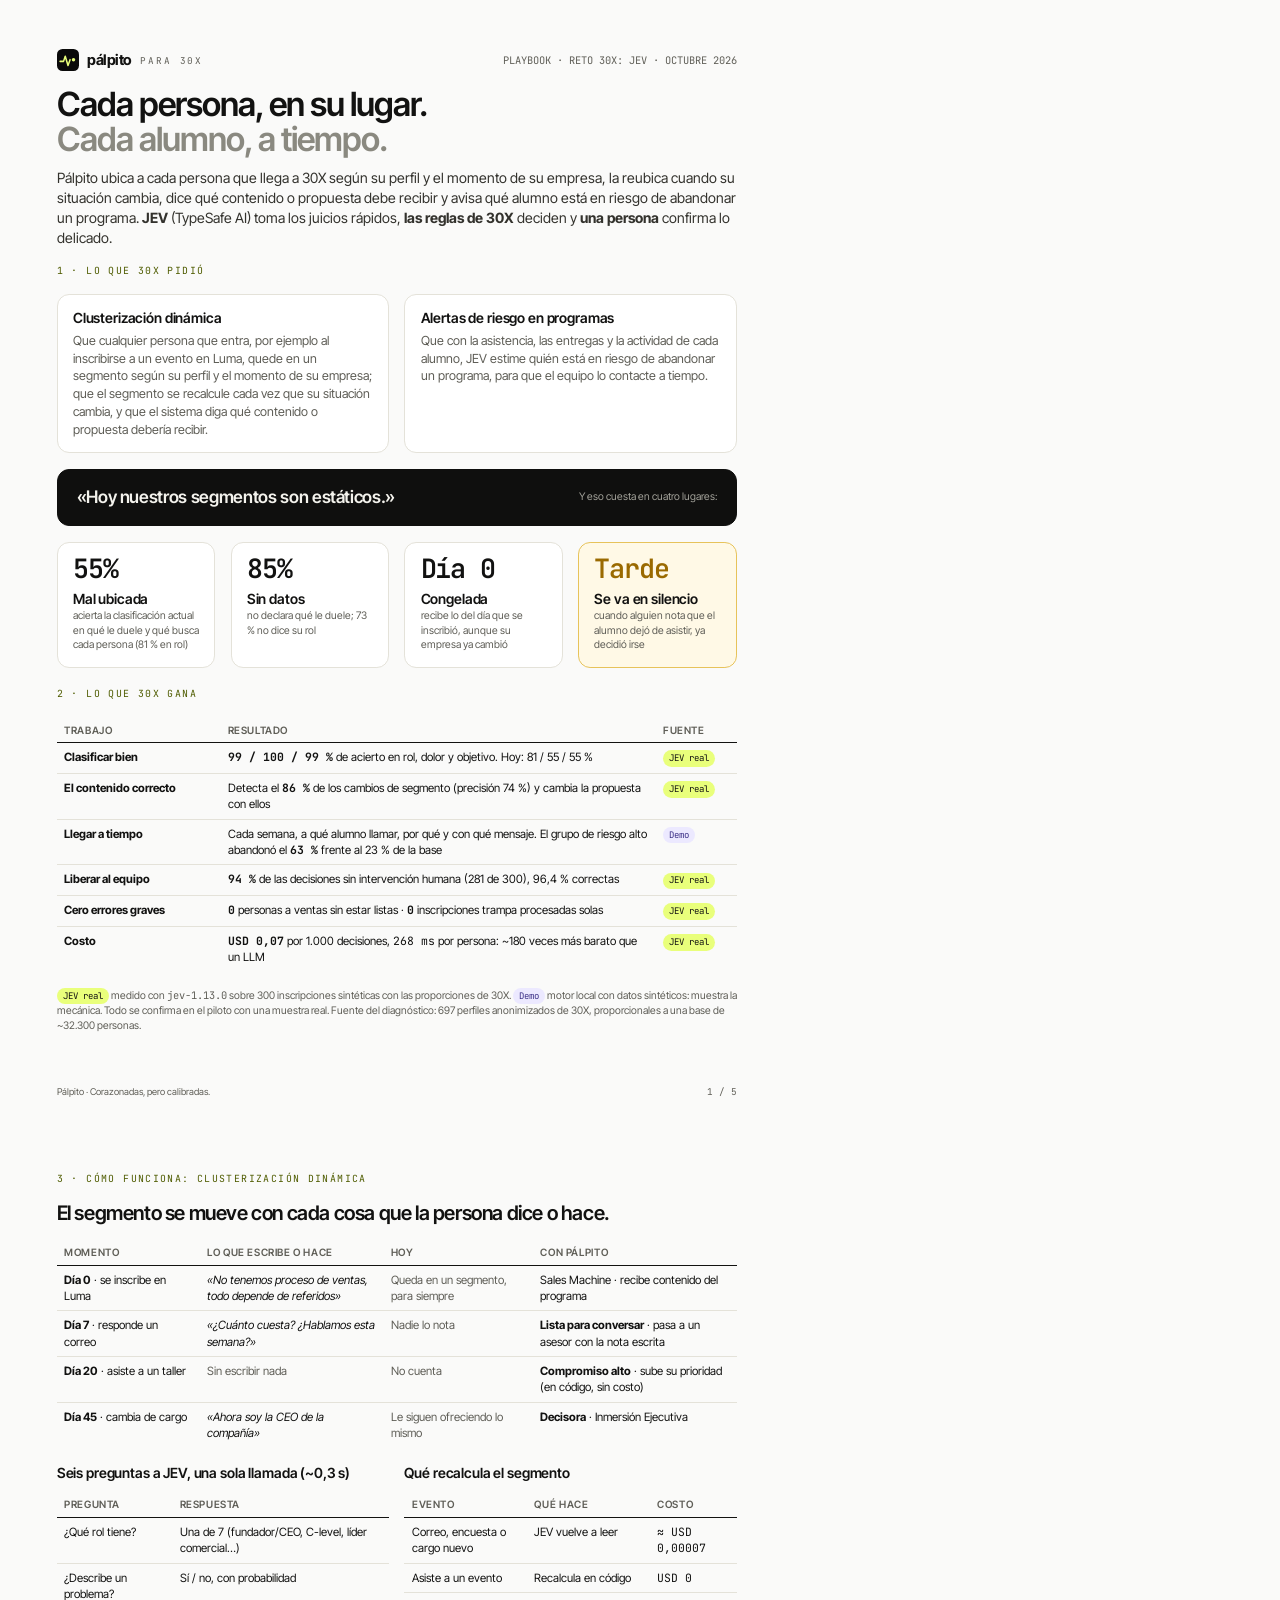
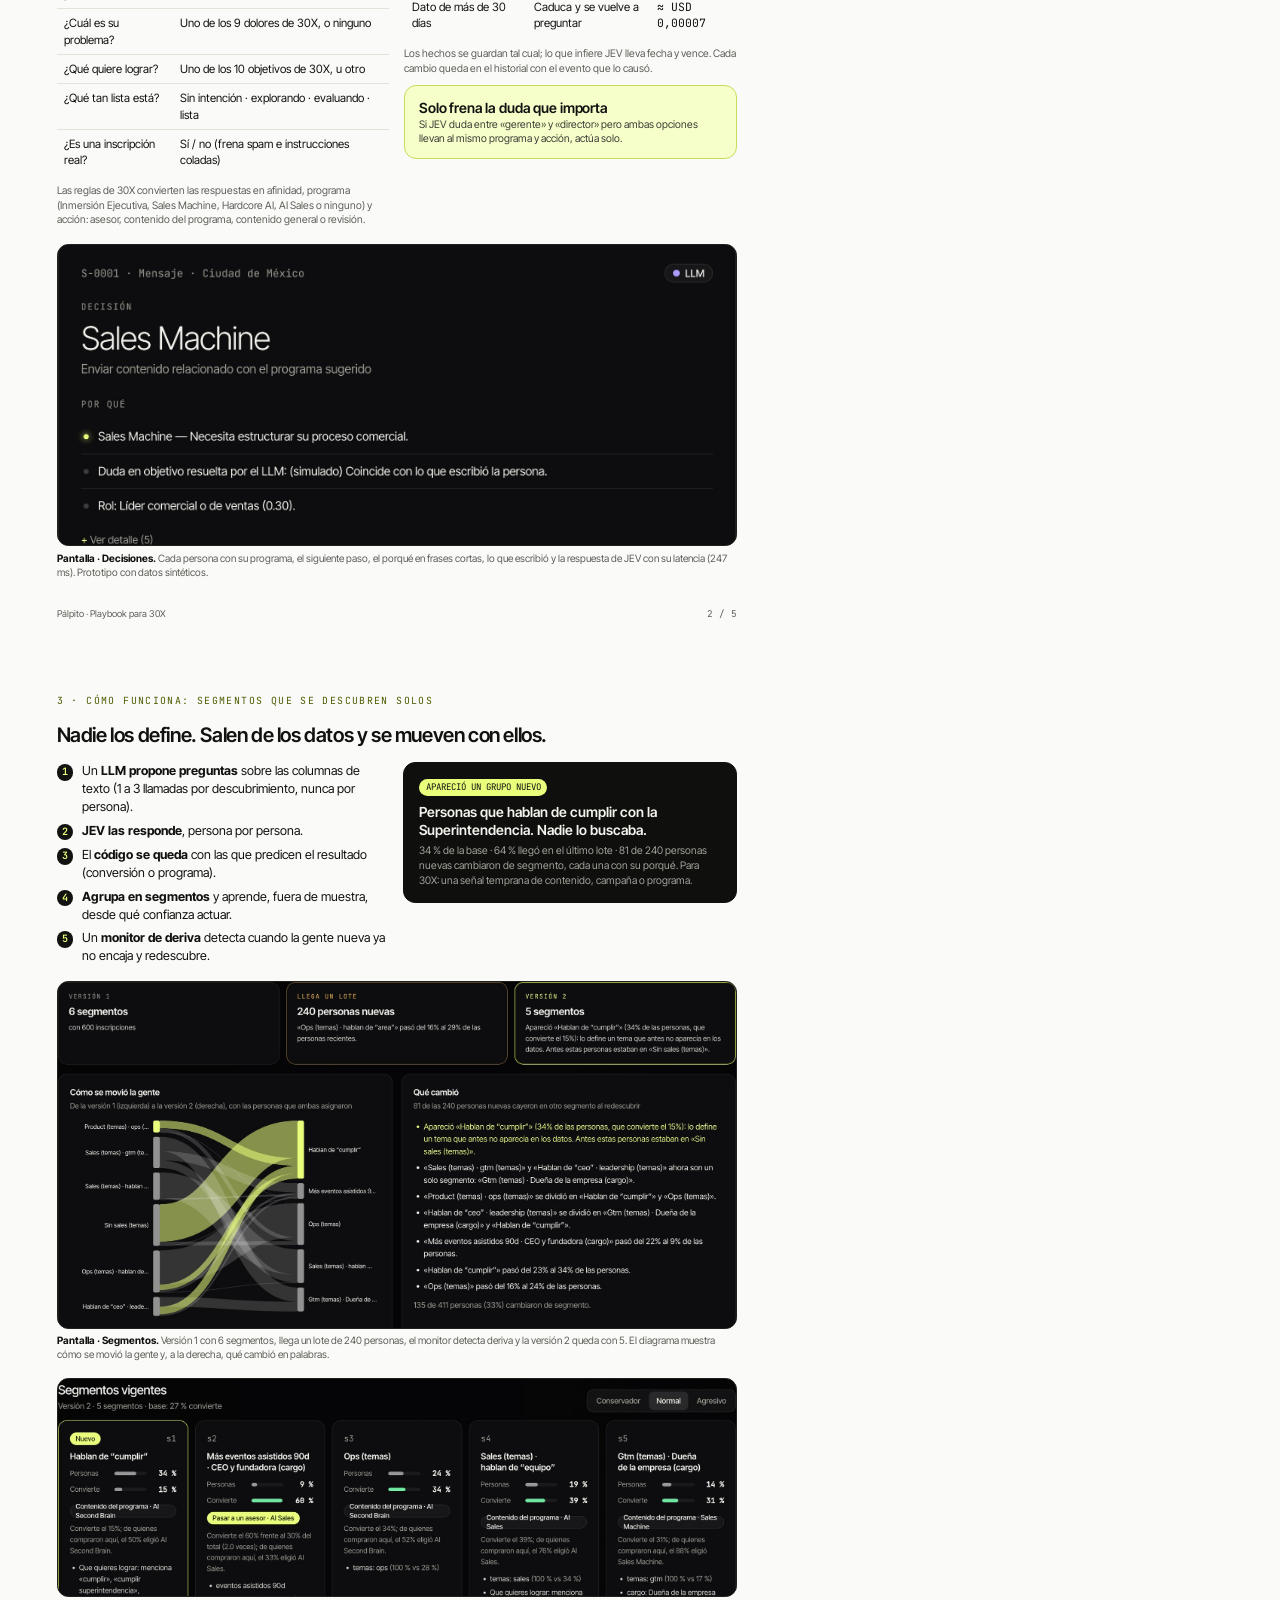
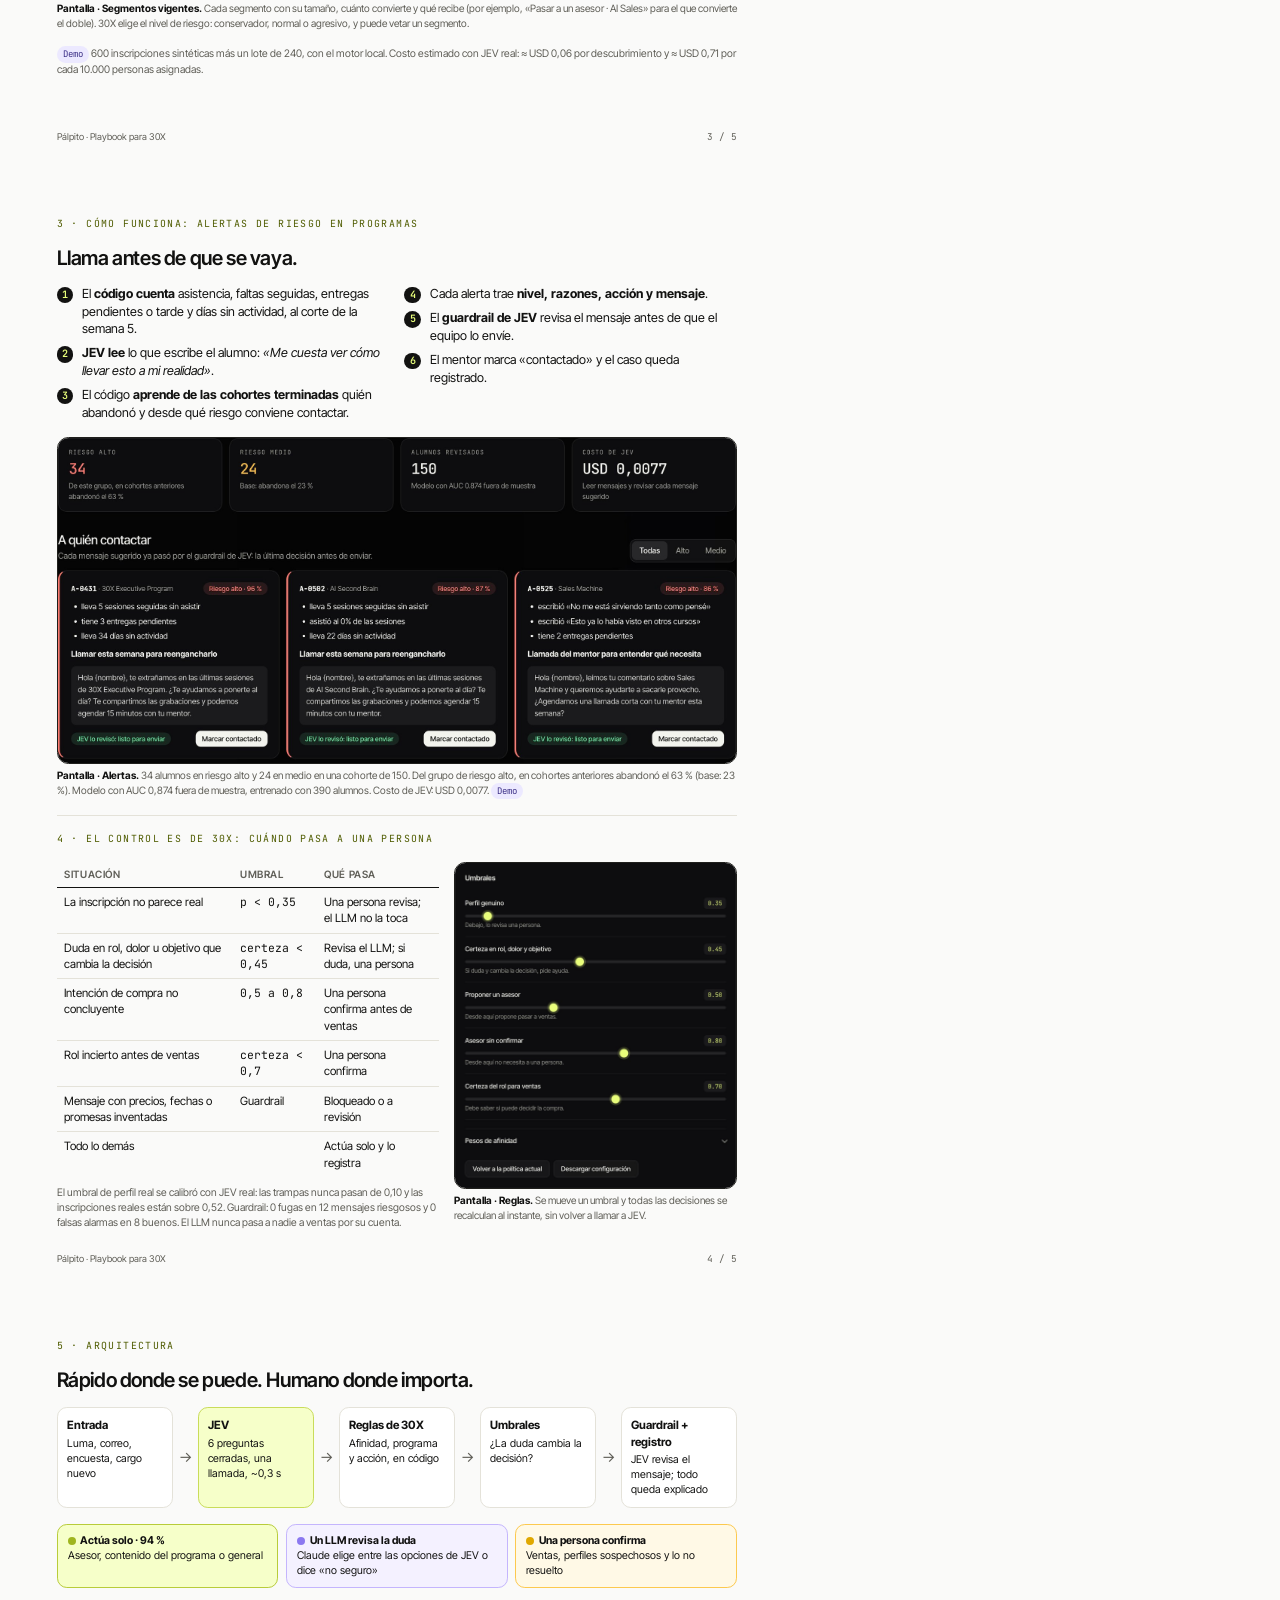
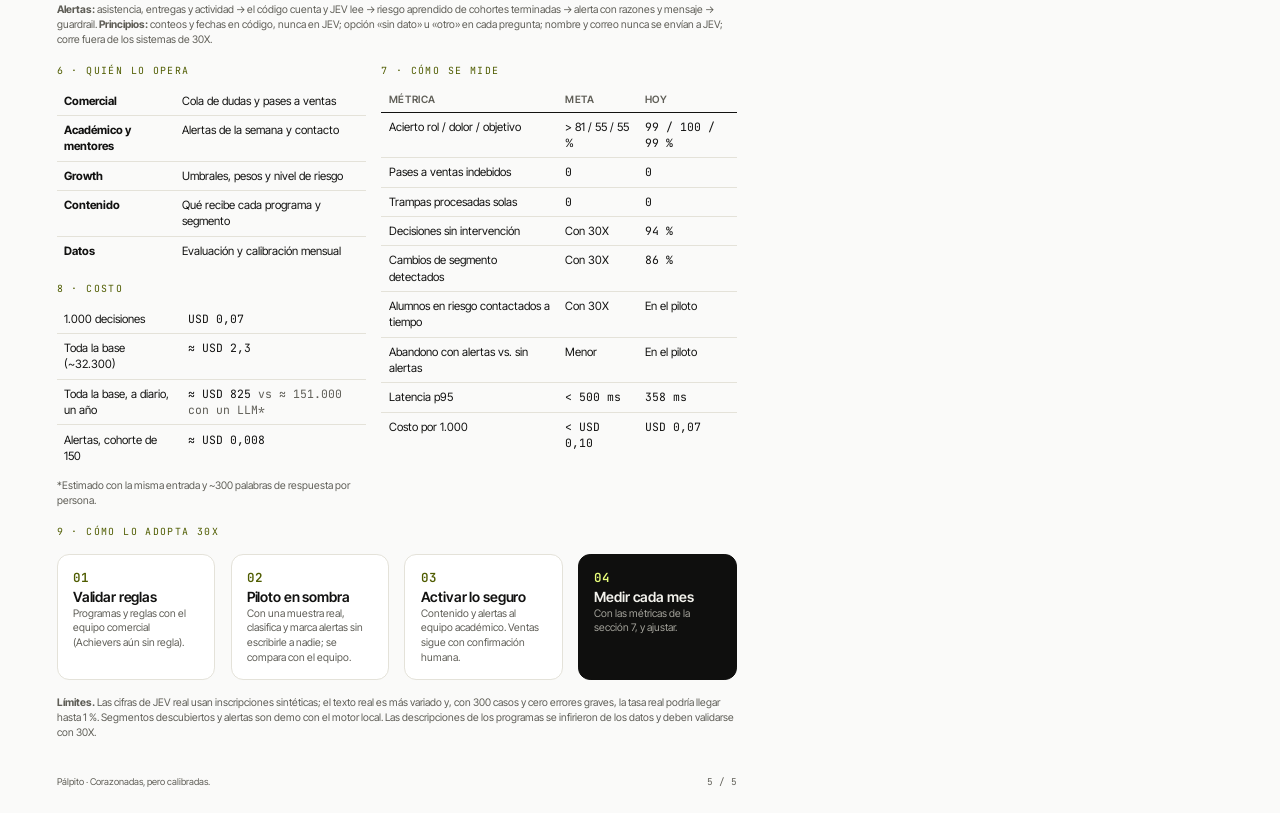
<file: docs/playbook/PLAYBOOK.html>
<!doctype html>
<html lang="es">
<head>
<meta charset="utf-8">
<title>Playbook · Pálpito para 30X</title>
<link rel="preconnect" href="https://fonts.googleapis.com">
<link href="https://fonts.googleapis.com/css2?family=Inter+Tight:wght@400;500;600;700&family=JetBrains+Mono:wght@400;600&display=swap" rel="stylesheet">
<style>
  @page { size: A4; margin: 0; }
  :root {
    --bg: #fafaf9; --ink: #121211; --muted: #5f5e57; --line: #e4e2d9; --card: #ffffff;
    --lime: #e9ff7b; --olive: #4f5c00; --lav: #c4b5fd; --amber: #fcc94f; --dark: #0f0f0e;
  }
  * { box-sizing: border-box; margin: 0; padding: 0; }
  html, body { background: var(--bg); color: var(--ink); font-family: 'Inter Tight', 'Helvetica Neue', Arial, sans-serif;
    font-size: 9.4pt; line-height: 1.42; -webkit-print-color-adjust: exact; print-color-adjust: exact; }
  .page { width: 210mm; height: 297mm; padding: 13mm 15mm 12mm; position: relative; overflow: hidden;
    page-break-after: always; display: flex; flex-direction: column; gap: 4.2mm; }
  .page:last-child { page-break-after: auto; }
  .mono { font-family: 'JetBrains Mono', 'Courier New', monospace; }
  .eyebrow { font-family: 'JetBrains Mono', monospace; font-size: 7.4pt; letter-spacing: .14em; text-transform: uppercase; color: var(--olive); }
  h1 { font-size: 25pt; line-height: 1.04; letter-spacing: -.03em; font-weight: 600; }
  h2 { font-size: 15pt; line-height: 1.12; letter-spacing: -.02em; font-weight: 600; }
  h3 { font-size: 10.5pt; font-weight: 600; letter-spacing: -.01em; }
  p.lead { font-size: 10.6pt; color: #33322d; }
  .muted { color: var(--muted); }
  .small { font-size: 7.8pt; color: var(--muted); }
  .row { display: flex; gap: 4mm; }
  .col { display: flex; flex-direction: column; gap: 2.4mm; }
  .card { background: var(--card); border: 1px solid var(--line); border-radius: 3.2mm; padding: 3.6mm 4mm; }
  .card.dark { background: var(--dark); color: #f3f2ec; border-color: var(--dark); }
  .card.lime { background: #f6ffc9; border-color: #c9dc5a; }
  .num { font-family: 'JetBrains Mono', monospace; font-weight: 600; letter-spacing: -.04em; font-size: 20pt; line-height: 1; }
  table { width: 100%; border-collapse: collapse; font-size: 8.6pt; }
  th { text-align: left; font-weight: 600; font-size: 7.6pt; color: var(--muted); text-transform: uppercase; letter-spacing: .06em; padding: 1.4mm 2mm; border-bottom: 1.2px solid var(--ink); }
  td { padding: 1.6mm 2mm; border-bottom: 1px solid var(--line); vertical-align: top; }
  tr:last-child td { border-bottom: none; }
  .tag { display: inline-block; font-family: 'JetBrains Mono', monospace; font-size: 6.8pt; padding: .5mm 1.6mm; border-radius: 99px; white-space: nowrap; }
  .tag.real { background: var(--lime); color: var(--ink); }
  .tag.demo { background: #ece9ff; color: #3b2f86; }
  .shot { border-radius: 3mm; overflow: hidden; background: var(--dark); border: 1px solid #1f1f1c; }
  .shot img { display: block; width: 100%; }
  .shot.fit img { height: 100%; object-fit: cover; object-position: top; }
  .cap { font-size: 7.6pt; color: var(--muted); margin-top: 1.2mm; }
  .cap b { color: var(--ink); }
  .head { display: flex; justify-content: space-between; align-items: center; }
  .brand { display: flex; align-items: center; gap: 2.2mm; font-weight: 700; font-size: 11pt; letter-spacing: -.03em; }
  .foot { position: absolute; left: 15mm; right: 15mm; bottom: 6.5mm; display: flex; justify-content: space-between; font-size: 7pt; color: var(--muted); }
  .steps { counter-reset: s; display: flex; flex-direction: column; gap: 1.6mm; }
  .steps li { list-style: none; display: flex; gap: 2.4mm; align-items: baseline; }
  .steps li::before { counter-increment: s; content: counter(s); font-family: 'JetBrains Mono', monospace; font-weight: 600; font-size: 7.6pt;
    background: var(--ink); color: var(--lime); border-radius: 99px; min-width: 4.4mm; height: 4.4mm; display: inline-flex; align-items: center; justify-content: center; }
  .quote { font-size: 13pt; font-weight: 600; letter-spacing: -.02em; }
  .flow { display: flex; align-items: stretch; gap: 1.6mm; }
  .flow .n { flex: 1; border: 1px solid var(--line); background: var(--card); border-radius: 2.6mm; padding: 2.4mm; font-size: 8pt; }
  .flow .n b { display: block; font-size: 8.6pt; margin-bottom: .6mm; }
  .flow .n.k { background: #f6ffc9; border-color: #c9dc5a; }
  .flow .a { align-self: center; color: var(--muted); font-size: 11pt; }
  .route { display: flex; gap: 2mm; }
  .route div { flex: 1; border-radius: 2.6mm; padding: 2.2mm 2.6mm; font-size: 8pt; border: 1.4px solid; }
  .dot { display: inline-block; width: 2.2mm; height: 2.2mm; border-radius: 99px; margin-right: 1.2mm; vertical-align: middle; }
  .divider { height: 1px; background: var(--line); }
</style>
</head>
<body>

<!-- ============ PÁGINA 1 ============ -->
<section class="page">
  <div class="head">
    <div class="brand">
      <svg width="22" height="22" viewBox="0 0 64 64" aria-hidden="true"><rect width="64" height="64" rx="16" fill="#0a0a0a"/><path d="M9 36h10l5-15 8 27 6-17" fill="none" stroke="#e9ff7b" stroke-width="4.5" stroke-linecap="round" stroke-linejoin="round"/><circle cx="48" cy="31" r="5" fill="#e9ff7b"/></svg>
      pálpito <span class="mono muted" style="font-size:7pt;letter-spacing:.2em;font-weight:400">PARA 30X</span>
    </div>
    <span class="small mono">PLAYBOOK · RETO 30X: JEV · OCTUBRE 2026</span>
  </div>

  <div class="col" style="gap:3mm">
    <h1>Cada persona, en su lugar.<br><span style="color:#8a8980">Cada alumno, a tiempo.</span></h1>
    <p class="lead">Pálpito ubica a cada persona que llega a 30X según su perfil y el momento de su empresa, la reubica cuando su situación cambia, dice qué contenido o propuesta debe recibir y avisa qué alumno está en riesgo de abandonar un programa. <b>JEV</b> (TypeSafe AI) toma los juicios rápidos, <b>las reglas de 30X</b> deciden y <b>una persona</b> confirma lo delicado.</p>
  </div>

  <div class="eyebrow">1 · Lo que 30X pidió</div>
  <div class="row">
    <div class="card" style="flex:1">
      <h3>Clusterización dinámica</h3>
      <p class="muted" style="margin-top:1mm">Que cualquier persona que entra, por ejemplo al inscribirse a un evento en Luma, quede en un segmento según su perfil y el momento de su empresa; que el segmento se recalcule cada vez que su situación cambia, y que el sistema diga qué contenido o propuesta debería recibir.</p>
    </div>
    <div class="card" style="flex:1">
      <h3>Alertas de riesgo en programas</h3>
      <p class="muted" style="margin-top:1mm">Que con la asistencia, las entregas y la actividad de cada alumno, JEV estime quién está en riesgo de abandonar un programa, para que el equipo lo contacte a tiempo.</p>
    </div>
  </div>

  <div class="card dark" style="display:flex;align-items:center;gap:5mm;padding:4mm 5mm">
    <p class="quote" style="flex:1">«Hoy nuestros segmentos son estáticos.»</p>
    <span class="small" style="color:#a3a29a;max-width:62mm">Y eso cuesta en cuatro lugares:</span>
  </div>

  <div class="row">
    <div class="card" style="flex:1"><div class="num">55%</div><h3 style="margin-top:1.6mm">Mal ubicada</h3><p class="small">acierta la clasificación actual en qué le duele y qué busca cada persona (81 % en rol)</p></div>
    <div class="card" style="flex:1"><div class="num">85%</div><h3 style="margin-top:1.6mm">Sin datos</h3><p class="small">no declara qué le duele; 73 % no dice su rol</p></div>
    <div class="card" style="flex:1"><div class="num">Día 0</div><h3 style="margin-top:1.6mm">Congelada</h3><p class="small">recibe lo del día que se inscribió, aunque su empresa ya cambió</p></div>
    <div class="card" style="flex:1;border-color:#e7c35a;background:#fff9e6"><div class="num" style="color:#9a6a00">Tarde</div><h3 style="margin-top:1.6mm">Se va en silencio</h3><p class="small">cuando alguien nota que el alumno dejó de asistir, ya decidió irse</p></div>
  </div>

  <div class="eyebrow" style="margin-top:1mm">2 · Lo que 30X gana</div>
  <table>
    <tr><th style="width:24%">Trabajo</th><th>Resultado</th><th style="width:12%">Fuente</th></tr>
    <tr><td><b>Clasificar bien</b></td><td><span class="mono"><b>99 / 100 / 99 %</b></span> de acierto en rol, dolor y objetivo. Hoy: 81 / 55 / 55 %</td><td><span class="tag real">JEV real</span></td></tr>
    <tr><td><b>El contenido correcto</b></td><td>Detecta el <span class="mono"><b>86 %</b></span> de los cambios de segmento (precisión 74 %) y cambia la propuesta con ellos</td><td><span class="tag real">JEV real</span></td></tr>
    <tr><td><b>Llegar a tiempo</b></td><td>Cada semana, a qué alumno llamar, por qué y con qué mensaje. El grupo de riesgo alto abandonó el <span class="mono"><b>63 %</b></span> frente al 23 % de la base</td><td><span class="tag demo">Demo</span></td></tr>
    <tr><td><b>Liberar al equipo</b></td><td><span class="mono"><b>94 %</b></span> de las decisiones sin intervención humana (281 de 300), 96,4 % correctas</td><td><span class="tag real">JEV real</span></td></tr>
    <tr><td><b>Cero errores graves</b></td><td><span class="mono"><b>0</b></span> personas a ventas sin estar listas · <span class="mono"><b>0</b></span> inscripciones trampa procesadas solas</td><td><span class="tag real">JEV real</span></td></tr>
    <tr><td><b>Costo</b></td><td><span class="mono"><b>USD 0,07</b></span> por 1.000 decisiones, <span class="mono">268 ms</span> por persona: ~180 veces más barato que un LLM</td><td><span class="tag real">JEV real</span></td></tr>
  </table>

  <p class="small"><span class="tag real">JEV real</span> medido con <span class="mono">jev-1.13.0</span> sobre 300 inscripciones sintéticas con las proporciones de 30X. <span class="tag demo">Demo</span> motor local con datos sintéticos: muestra la mecánica. Todo se confirma en el piloto con una muestra real. Fuente del diagnóstico: 697 perfiles anonimizados de 30X, proporcionales a una base de ~32.300 personas.</p>

  <div class="foot"><span>Pálpito · Corazonadas, pero calibradas.</span><span class="mono">1 / 5</span></div>
</section>

<!-- ============ PÁGINA 2 ============ -->
<section class="page">
  <div class="eyebrow">3 · Cómo funciona: clusterización dinámica</div>
  <h2>El segmento se mueve con cada cosa que la persona dice o hace.</h2>

  <table>
    <tr><th style="width:21%">Momento</th><th style="width:27%">Lo que escribe o hace</th><th style="width:22%">Hoy</th><th>Con Pálpito</th></tr>
    <tr><td><b>Día 0</b> · se inscribe en Luma</td><td><i>«No tenemos proceso de ventas, todo depende de referidos»</i></td><td class="muted">Queda en un segmento, para siempre</td><td>Sales Machine · recibe contenido del programa</td></tr>
    <tr><td><b>Día 7</b> · responde un correo</td><td><i>«¿Cuánto cuesta? ¿Hablamos esta semana?»</i></td><td class="muted">Nadie lo nota</td><td><b>Lista para conversar</b> · pasa a un asesor con la nota escrita</td></tr>
    <tr><td><b>Día 20</b> · asiste a un taller</td><td class="muted">Sin escribir nada</td><td class="muted">No cuenta</td><td><b>Compromiso alto</b> · sube su prioridad (en código, sin costo)</td></tr>
    <tr><td><b>Día 45</b> · cambia de cargo</td><td><i>«Ahora soy la CEO de la compañía»</i></td><td class="muted">Le siguen ofreciendo lo mismo</td><td><b>Decisora</b> · Inmersión Ejecutiva</td></tr>
  </table>

  <div class="row" style="align-items:flex-start">
    <div class="col" style="flex:1">
      <h3>Seis preguntas a JEV, una sola llamada (~0,3 s)</h3>
      <table>
        <tr><th>Pregunta</th><th>Respuesta</th></tr>
        <tr><td>¿Qué rol tiene?</td><td>Una de 7 (fundador/CEO, C-level, líder comercial…)</td></tr>
        <tr><td>¿Describe un problema?</td><td>Sí / no, con probabilidad</td></tr>
        <tr><td>¿Cuál es su problema?</td><td>Uno de los 9 dolores de 30X, o ninguno</td></tr>
        <tr><td>¿Qué quiere lograr?</td><td>Uno de los 10 objetivos de 30X, u otro</td></tr>
        <tr><td>¿Qué tan lista está?</td><td>Sin intención · explorando · evaluando · lista</td></tr>
        <tr><td>¿Es una inscripción real?</td><td>Sí / no (frena spam e instrucciones coladas)</td></tr>
      </table>
      <p class="small">Las reglas de 30X convierten las respuestas en afinidad, programa (Inmersión Ejecutiva, Sales Machine, Hardcore AI, AI Sales o ninguno) y acción: asesor, contenido del programa, contenido general o revisión.</p>
    </div>
    <div class="col" style="flex:1">
      <h3>Qué recalcula el segmento</h3>
      <table>
        <tr><th>Evento</th><th>Qué hace</th><th>Costo</th></tr>
        <tr><td>Correo, encuesta o cargo nuevo</td><td>JEV vuelve a leer</td><td class="mono">≈ USD 0,00007</td></tr>
        <tr><td>Asiste a un evento</td><td>Recalcula en código</td><td class="mono">USD 0</td></tr>
        <tr><td>Dato de más de 30 días</td><td>Caduca y se vuelve a preguntar</td><td class="mono">≈ USD 0,00007</td></tr>
      </table>
      <p class="small">Los hechos se guardan tal cual; lo que infiere JEV lleva fecha y vence. Cada cambio queda en el historial con el evento que lo causó.</p>
      <div class="card lime" style="padding:3mm 3.6mm">
        <h3>Solo frena la duda que importa</h3>
        <p class="small" style="color:#3d3c36">Si JEV duda entre «gerente» y «director» pero ambas opciones llevan al mismo programa y acción, actúa solo.</p>
      </div>
    </div>
  </div>

  <div>
    <div class="shot fit" style="height:80mm"><img src="../img/playbook/decision.jpg" alt="Pantalla Decisiones del prototipo"></div>
    <p class="cap"><b>Pantalla · Decisiones.</b> Cada persona con su programa, el siguiente paso, el porqué en frases cortas, lo que escribió y la respuesta de JEV con su latencia (247 ms). Prototipo con datos sintéticos.</p>
  </div>

  <div class="foot"><span>Pálpito · Playbook para 30X</span><span class="mono">2 / 5</span></div>
</section>

<!-- ============ PÁGINA 3 ============ -->
<section class="page">
  <div class="eyebrow">3 · Cómo funciona: segmentos que se descubren solos</div>
  <h2>Nadie los define. Salen de los datos y se mueven con ellos.</h2>

  <div class="row" style="align-items:flex-start">
    <ol class="steps" style="flex:1.1">
      <li><span>Un <b>LLM propone preguntas</b> sobre las columnas de texto (1 a 3 llamadas por descubrimiento, nunca por persona).</span></li>
      <li><span><b>JEV las responde</b>, persona por persona.</span></li>
      <li><span>El <b>código se queda</b> con las que predicen el resultado (conversión o programa).</span></li>
      <li><span><b>Agrupa en segmentos</b> y aprende, fuera de muestra, desde qué confianza actuar.</span></li>
      <li><span>Un <b>monitor de deriva</b> detecta cuando la gente nueva ya no encaja y redescubre.</span></li>
    </ol>
    <div class="card dark" style="flex:1">
      <span class="tag" style="background:var(--lime);color:var(--ink)">APARECIÓ UN GRUPO NUEVO</span>
      <p style="margin-top:2mm;font-size:10.4pt;font-weight:600;line-height:1.3">Personas que hablan de cumplir con la Superintendencia. Nadie lo buscaba.</p>
      <p class="small" style="color:#a3a29a;margin-top:1.4mm">34 % de la base · 64 % llegó en el último lote · 81 de 240 personas nuevas cambiaron de segmento, cada una con su porqué. Para 30X: una señal temprana de contenido, campaña o programa.</p>
    </div>
  </div>

  <div>
    <div class="shot fit" style="height:92mm"><img src="../img/playbook/segmentos-cambio.jpg" alt="Pantalla Segmentos: versión 1, lote nuevo, versión 2, flujo de personas y qué cambió"></div>
    <p class="cap"><b>Pantalla · Segmentos.</b> Versión 1 con 6 segmentos, llega un lote de 240 personas, el monitor detecta deriva y la versión 2 queda con 5. El diagrama muestra cómo se movió la gente y, a la derecha, qué cambió en palabras.</p>
  </div>
  <div>
    <div class="shot fit" style="height:58mm"><img src="../img/playbook/segmentos-vigentes.jpg" alt="Pantalla Segmentos vigentes con tamaño, conversión y acción de cada segmento"></div>
    <p class="cap"><b>Pantalla · Segmentos vigentes.</b> Cada segmento con su tamaño, cuánto convierte y qué recibe (por ejemplo, «Pasar a un asesor · AI Sales» para el que convierte el doble). 30X elige el nivel de riesgo: conservador, normal o agresivo, y puede vetar un segmento.</p>
  </div>

  <p class="small"><span class="tag demo">Demo</span> 600 inscripciones sintéticas más un lote de 240, con el motor local. Costo estimado con JEV real: ≈ USD 0,06 por descubrimiento y ≈ USD 0,71 por cada 10.000 personas asignadas.</p>

  <div class="foot"><span>Pálpito · Playbook para 30X</span><span class="mono">3 / 5</span></div>
</section>

<!-- ============ PÁGINA 4 ============ -->
<section class="page">
  <div class="eyebrow">3 · Cómo funciona: alertas de riesgo en programas</div>
  <h2>Llama antes de que se vaya.</h2>

  <div class="row" style="align-items:flex-start">
    <ol class="steps" style="flex:1">
      <li><span>El <b>código cuenta</b> asistencia, faltas seguidas, entregas pendientes o tarde y días sin actividad, al corte de la semana 5.</span></li>
      <li><span><b>JEV lee</b> lo que escribe el alumno: <i>«Me cuesta ver cómo llevar esto a mi realidad»</i>.</span></li>
      <li><span>El código <b>aprende de las cohortes terminadas</b> quién abandonó y desde qué riesgo conviene contactar.</span></li>
    </ol>
    <ol class="steps" style="flex:1;counter-reset:s 3">
      <li><span>Cada alerta trae <b>nivel, razones, acción y mensaje</b>.</span></li>
      <li><span>El <b>guardrail de JEV</b> revisa el mensaje antes de que el equipo lo envíe.</span></li>
      <li><span>El mentor marca «contactado» y el caso queda registrado.</span></li>
    </ol>
  </div>

  <div>
    <div class="shot"><img src="../img/playbook/alertas.jpg" alt="Pantalla Alertas: alumnos en riesgo alto con razones, acción y mensaje revisado por JEV"></div>
    <p class="cap"><b>Pantalla · Alertas.</b> 34 alumnos en riesgo alto y 24 en medio en una cohorte de 150. Del grupo de riesgo alto, en cohortes anteriores abandonó el 63 % (base: 23 %). Modelo con AUC 0,874 fuera de muestra, entrenado con 390 alumnos. Costo de JEV: USD 0,0077. <span class="tag demo">Demo</span></p>
  </div>

  <div class="divider"></div>

  <div class="eyebrow">4 · El control es de 30X: cuándo pasa a una persona</div>
  <div class="row" style="align-items:flex-start">
    <div class="col" style="flex:1.35">
      <table>
        <tr><th>Situación</th><th style="width:22%">Umbral</th><th style="width:32%">Qué pasa</th></tr>
        <tr><td>La inscripción no parece real</td><td class="mono">p &lt; 0,35</td><td>Una persona revisa; el LLM no la toca</td></tr>
        <tr><td>Duda en rol, dolor u objetivo que cambia la decisión</td><td class="mono">certeza &lt; 0,45</td><td>Revisa el LLM; si duda, una persona</td></tr>
        <tr><td>Intención de compra no concluyente</td><td class="mono">0,5 a 0,8</td><td>Una persona confirma antes de ventas</td></tr>
        <tr><td>Rol incierto antes de ventas</td><td class="mono">certeza &lt; 0,7</td><td>Una persona confirma</td></tr>
        <tr><td>Mensaje con precios, fechas o promesas inventadas</td><td>Guardrail</td><td>Bloqueado o a revisión</td></tr>
        <tr><td>Todo lo demás</td><td></td><td>Actúa solo y lo registra</td></tr>
      </table>
      <p class="small">El umbral de perfil real se calibró con JEV real: las trampas nunca pasan de 0,10 y las inscripciones reales están sobre 0,52. Guardrail: 0 fugas en 12 mensajes riesgosos y 0 falsas alarmas en 8 buenos. El LLM nunca pasa a nadie a ventas por su cuenta.</p>
    </div>
    <div style="flex:1">
      <div class="shot"><img src="../img/playbook/reglas.jpg" alt="Pantalla Reglas: controles deslizantes de los umbrales"></div>
      <p class="cap"><b>Pantalla · Reglas.</b> Se mueve un umbral y todas las decisiones se recalculan al instante, sin volver a llamar a JEV.</p>
    </div>
  </div>

  <div class="foot"><span>Pálpito · Playbook para 30X</span><span class="mono">4 / 5</span></div>
</section>

<!-- ============ PÁGINA 5 ============ -->
<section class="page">
  <div class="eyebrow">5 · Arquitectura</div>
  <h2>Rápido donde se puede. Humano donde importa.</h2>

  <div class="flow">
    <div class="n"><b>Entrada</b>Luma, correo, encuesta, cargo nuevo</div><span class="a">→</span>
    <div class="n k"><b>JEV</b>6 preguntas cerradas, una llamada, ~0,3 s</div><span class="a">→</span>
    <div class="n"><b>Reglas de 30X</b>Afinidad, programa y acción, en código</div><span class="a">→</span>
    <div class="n"><b>Umbrales</b>¿La duda cambia la decisión?</div><span class="a">→</span>
    <div class="n"><b>Guardrail + registro</b>JEV revisa el mensaje; todo queda explicado</div>
  </div>
  <div class="route">
    <div style="border-color:#b8cc3a;background:#f6ffc9"><span class="dot" style="background:#9fb51f"></span><b>Actúa solo · 94 %</b><br>Asesor, contenido del programa o general</div>
    <div style="border-color:var(--lav);background:#f4f1ff"><span class="dot" style="background:#8b78f0"></span><b>Un LLM revisa la duda</b><br>Claude elige entre las opciones de JEV o dice «no seguro»</div>
    <div style="border-color:var(--amber);background:#fff9e6"><span class="dot" style="background:#e0a800"></span><b>Una persona confirma</b><br>Ventas, perfiles sospechosos y lo no resuelto</div>
  </div>
  <p class="small"><b>Alertas:</b> asistencia, entregas y actividad → el código cuenta y JEV lee → riesgo aprendido de cohortes terminadas → alerta con razones y mensaje → guardrail. <b>Principios:</b> conteos y fechas en código, nunca en JEV; opción «sin dato» u «otro» en cada pregunta; nombre y correo nunca se envían a JEV; corre fuera de los sistemas de 30X.</p>

  <div class="row" style="align-items:flex-start">
    <div class="col" style="flex:1">
      <div class="eyebrow">6 · Quién lo opera</div>
      <table>
        <tr><td style="width:38%"><b>Comercial</b></td><td>Cola de dudas y pases a ventas</td></tr>
        <tr><td><b>Académico y mentores</b></td><td>Alertas de la semana y contacto</td></tr>
        <tr><td><b>Growth</b></td><td>Umbrales, pesos y nivel de riesgo</td></tr>
        <tr><td><b>Contenido</b></td><td>Qué recibe cada programa y segmento</td></tr>
        <tr><td><b>Datos</b></td><td>Evaluación y calibración mensual</td></tr>
      </table>
      <div class="eyebrow" style="margin-top:2mm">8 · Costo</div>
      <table>
        <tr><td>1.000 decisiones</td><td class="mono">USD 0,07</td></tr>
        <tr><td>Toda la base (~32.300)</td><td class="mono">≈ USD 2,3</td></tr>
        <tr><td>Toda la base, a diario, un año</td><td class="mono">≈ USD 825 <span class="muted">vs ≈ 151.000 con un LLM*</span></td></tr>
        <tr><td>Alertas, cohorte de 150</td><td class="mono">≈ USD 0,008</td></tr>
      </table>
      <p class="small">*Estimado con la misma entrada y ~300 palabras de respuesta por persona.</p>
    </div>
    <div class="col" style="flex:1.15">
      <div class="eyebrow">7 · Cómo se mide</div>
      <table>
        <tr><th>Métrica</th><th>Meta</th><th>Hoy</th></tr>
        <tr><td>Acierto rol / dolor / objetivo</td><td>&gt; 81 / 55 / 55 %</td><td class="mono">99 / 100 / 99 %</td></tr>
        <tr><td>Pases a ventas indebidos</td><td class="mono">0</td><td class="mono">0</td></tr>
        <tr><td>Trampas procesadas solas</td><td class="mono">0</td><td class="mono">0</td></tr>
        <tr><td>Decisiones sin intervención</td><td>Con 30X</td><td class="mono">94 %</td></tr>
        <tr><td>Cambios de segmento detectados</td><td>Con 30X</td><td class="mono">86 %</td></tr>
        <tr><td>Alumnos en riesgo contactados a tiempo</td><td>Con 30X</td><td>En el piloto</td></tr>
        <tr><td>Abandono con alertas vs. sin alertas</td><td>Menor</td><td>En el piloto</td></tr>
        <tr><td>Latencia p95</td><td class="mono">&lt; 500 ms</td><td class="mono">358 ms</td></tr>
        <tr><td>Costo por 1.000</td><td class="mono">&lt; USD 0,10</td><td class="mono">USD 0,07</td></tr>
      </table>
    </div>
  </div>

  <div class="eyebrow">9 · Cómo lo adopta 30X</div>
  <div class="row">
    <div class="card" style="flex:1"><span class="mono" style="color:var(--olive);font-weight:600">01</span><h3>Validar reglas</h3><p class="small">Programas y reglas con el equipo comercial (Achievers aún sin regla).</p></div>
    <div class="card" style="flex:1"><span class="mono" style="color:var(--olive);font-weight:600">02</span><h3>Piloto en sombra</h3><p class="small">Con una muestra real, clasifica y marca alertas sin escribirle a nadie; se compara con el equipo.</p></div>
    <div class="card" style="flex:1"><span class="mono" style="color:var(--olive);font-weight:600">03</span><h3>Activar lo seguro</h3><p class="small">Contenido y alertas al equipo académico. Ventas sigue con confirmación humana.</p></div>
    <div class="card dark" style="flex:1"><span class="mono" style="color:var(--lime);font-weight:600">04</span><h3>Medir cada mes</h3><p class="small" style="color:#a3a29a">Con las métricas de la sección 7, y ajustar.</p></div>
  </div>

  <p class="small"><b>Límites.</b> Las cifras de JEV real usan inscripciones sintéticas; el texto real es más variado y, con 300 casos y cero errores graves, la tasa real podría llegar hasta 1 %. Segmentos descubiertos y alertas son demo con el motor local. Las descripciones de los programas se infirieron de los datos y deben validarse con 30X.</p>

  <div class="foot"><span>Pálpito · Corazonadas, pero calibradas.</span><span class="mono">5 / 5</span></div>
</section>

</body>
</html>
</file>
